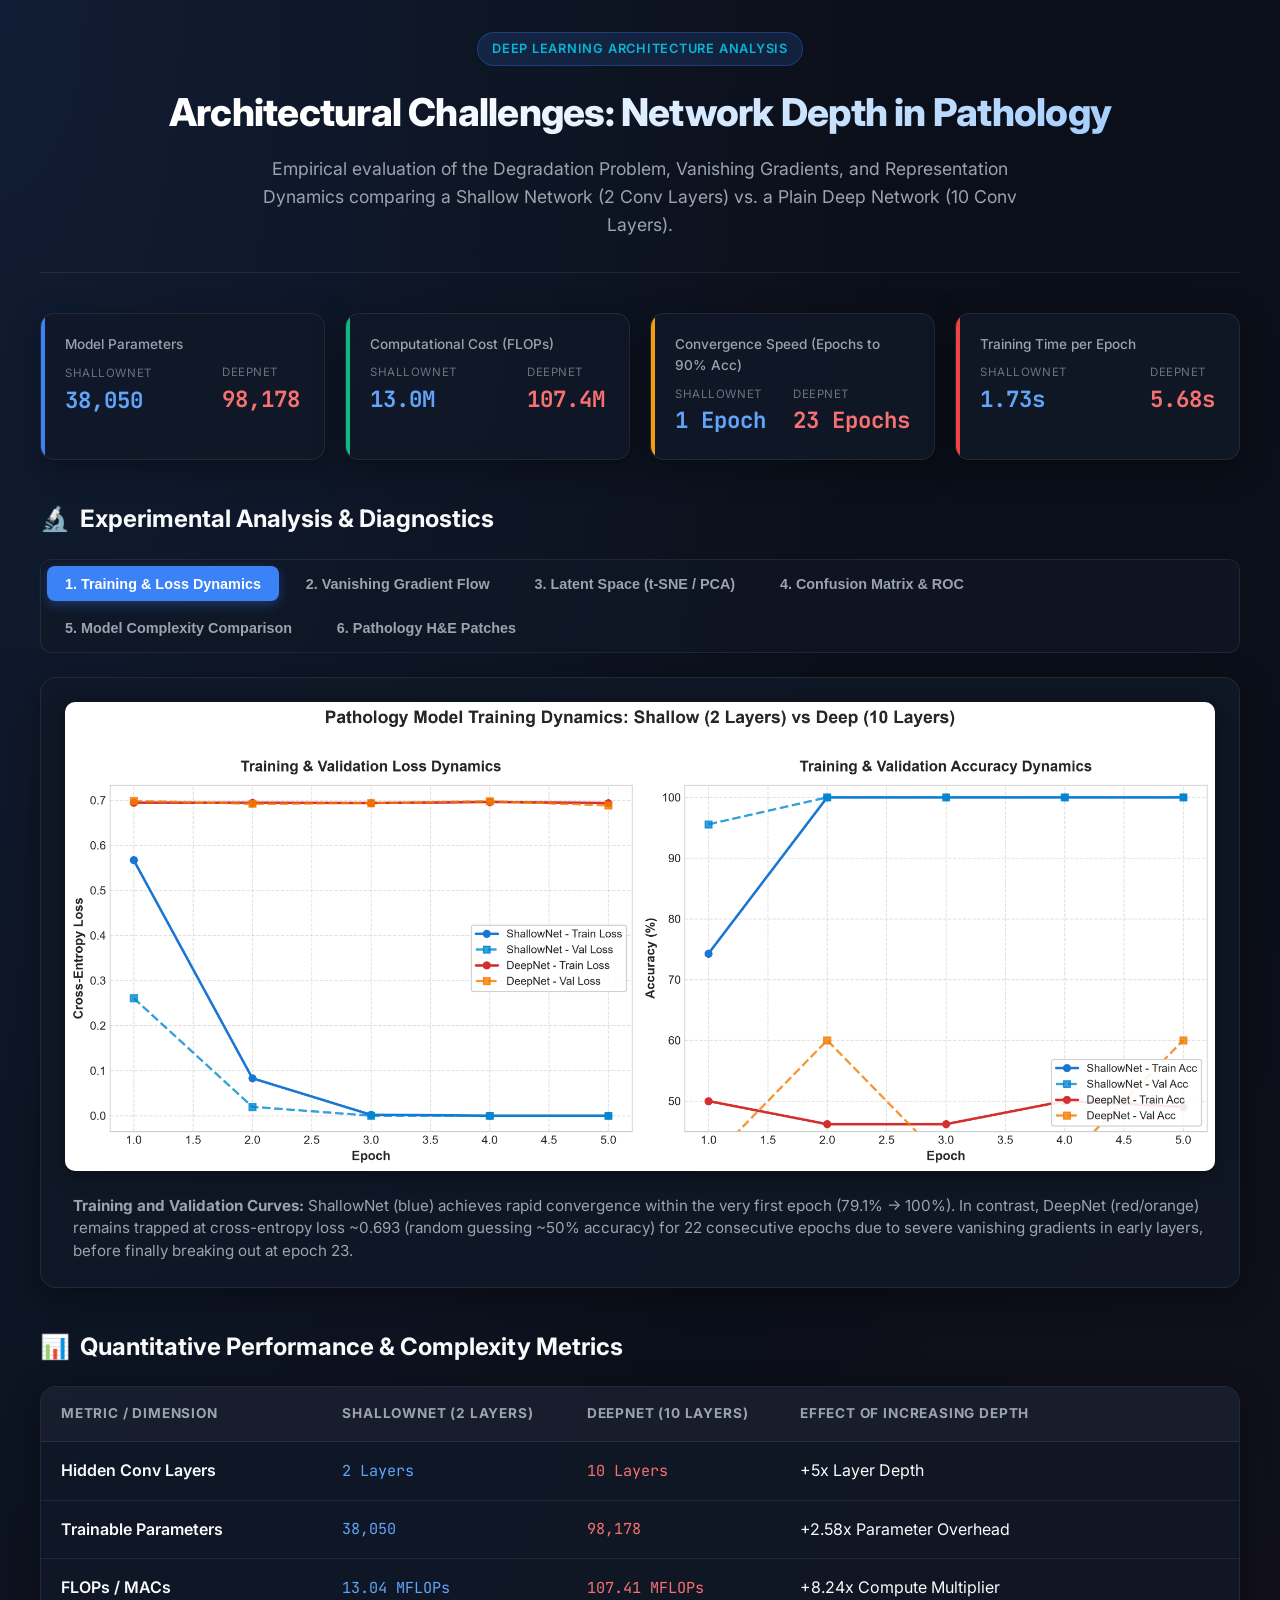
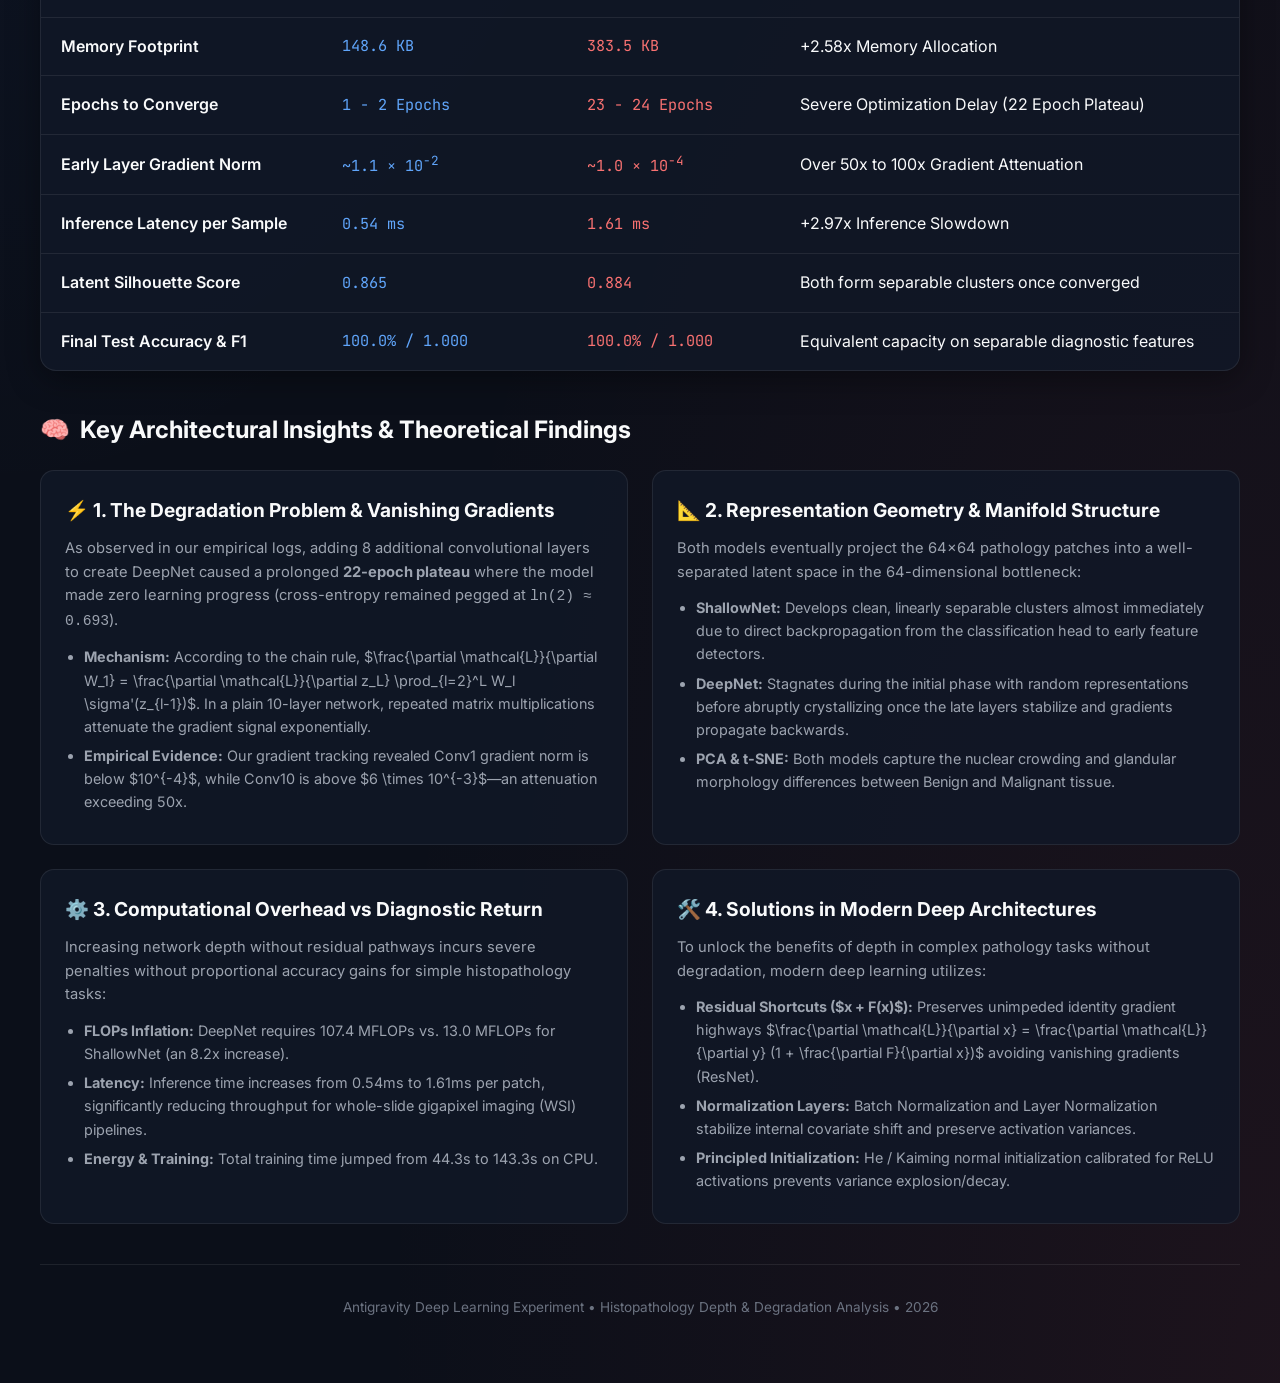
<file: results/index.html>
<!DOCTYPE html>
<html lang="en">
<head>
  <meta charset="UTF-8">
  <meta name="viewport" content="width=device-width, initial-scale=1.0">
  <title>Architectural Challenges in Deep Learning - Pathology Model Depth Analysis</title>
  <link rel="preconnect" href="https://fonts.googleapis.com">
  <link rel="preconnect" href="https://fonts.gstatic.com" crossorigin>
  <link href="https://fonts.googleapis.com/css2?family=Inter:wght@300;400;500;600;700;800&family=JetBrains+Mono:wght@400;600&display=swap" rel="stylesheet">
  <style>
    :root {
      --bg-primary: #0b0f19;
      --bg-secondary: #111827;
      --bg-card: rgba(17, 24, 39, 0.85);
      --border-color: rgba(255, 255, 255, 0.08);
      --accent-blue: #3b82f6;
      --accent-cyan: #06b6d4;
      --accent-red: #ef4444;
      --accent-amber: #f59e0b;
      --accent-emerald: #10b981;
      --text-primary: #f9fafb;
      --text-secondary: #9ca3af;
      --text-muted: #6b7280;
      --glass-shadow: 0 8px 32px 0 rgba(0, 0, 0, 0.37);
    }

    * {
      box-sizing: border-box;
      margin: 0;
      padding: 0;
    }

    body {
      font-family: 'Inter', -apple-system, BlinkMacSystemFont, sans-serif;
      background-color: var(--bg-primary);
      color: var(--text-primary);
      line-height: 1.6;
      padding: 2rem 1.5rem;
      background-image: 
        radial-gradient(at 0% 0%, rgba(59, 130, 246, 0.12) 0px, transparent 50%),
        radial-gradient(at 100% 100%, rgba(239, 68, 68, 0.08) 0px, transparent 50%);
      min-height: 100vh;
    }

    .container {
      max-width: 1200px;
      margin: 0 auto;
    }

    header {
      text-align: center;
      margin-bottom: 2.5rem;
      padding-bottom: 2rem;
      border-bottom: 1px solid var(--border-color);
    }

    .badge {
      display: inline-block;
      padding: 0.35rem 0.9rem;
      border-radius: 9999px;
      font-size: 0.8rem;
      font-weight: 600;
      text-transform: uppercase;
      letter-spacing: 0.06em;
      background: rgba(59, 130, 246, 0.15);
      color: var(--accent-cyan);
      border: 1px solid rgba(59, 130, 246, 0.3);
      margin-bottom: 1rem;
    }

    h1 {
      font-size: 2.4rem;
      font-weight: 800;
      letter-spacing: -0.02em;
      margin-bottom: 0.75rem;
      background: linear-gradient(135deg, #ffffff 30%, #93c5fd 100%);
      -webkit-background-clip: text;
      -webkit-text-fill-color: transparent;
    }

    .subtitle {
      color: var(--text-secondary);
      font-size: 1.1rem;
      max-width: 780px;
      margin: 0 auto;
    }

    .stats-grid {
      display: grid;
      grid-template-columns: repeat(auto-fit, minmax(220px, 1fr));
      gap: 1.25rem;
      margin-bottom: 2.5rem;
    }

    .stat-card {
      background: var(--bg-card);
      backdrop-filter: blur(12px);
      border: 1px solid var(--border-color);
      border-radius: 14px;
      padding: 1.25rem 1.5rem;
      box-shadow: var(--glass-shadow);
      position: relative;
      overflow: hidden;
      transition: transform 0.2s ease, border-color 0.2s ease;
    }

    .stat-card:hover {
      transform: translateY(-2px);
      border-color: rgba(59, 130, 246, 0.4);
    }

    .stat-card::before {
      content: '';
      position: absolute;
      top: 0;
      left: 0;
      width: 4px;
      height: 100%;
    }

    .card-blue::before { background: var(--accent-blue); }
    .card-red::before { background: var(--accent-red); }
    .card-emerald::before { background: var(--accent-emerald); }
    .card-amber::before { background: var(--accent-amber); }

    .stat-label {
      font-size: 0.85rem;
      color: var(--text-secondary);
      font-weight: 500;
      margin-bottom: 0.35rem;
    }

    .stat-value-group {
      display: flex;
      justify-content: space-between;
      align-items: baseline;
      margin-top: 0.5rem;
    }

    .val-item {
      display: flex;
      flex-direction: column;
    }

    .val-sub {
      font-size: 0.72rem;
      text-transform: uppercase;
      letter-spacing: 0.05em;
      color: var(--text-muted);
    }

    .val-num {
      font-size: 1.4rem;
      font-weight: 700;
      font-family: 'JetBrains Mono', monospace;
    }

    .shallow-col { color: #60a5fa; }
    .deep-col { color: #f87171; }

    /* Interactive Visualizer */
    .section-title {
      font-size: 1.5rem;
      font-weight: 700;
      margin-bottom: 1.25rem;
      display: flex;
      align-items: center;
      gap: 0.6rem;
    }

    .tabs {
      display: flex;
      flex-wrap: wrap;
      gap: 0.6rem;
      margin-bottom: 1.5rem;
      background: rgba(17, 24, 39, 0.6);
      padding: 0.4rem;
      border-radius: 12px;
      border: 1px solid var(--border-color);
    }

    .tab-btn {
      background: transparent;
      border: none;
      color: var(--text-secondary);
      padding: 0.6rem 1.1rem;
      font-size: 0.9rem;
      font-weight: 600;
      border-radius: 8px;
      cursor: pointer;
      transition: all 0.2s ease;
    }

    .tab-btn:hover {
      color: var(--text-primary);
      background: rgba(255, 255, 255, 0.05);
    }

    .tab-btn.active {
      color: white;
      background: var(--accent-blue);
      box-shadow: 0 4px 12px rgba(59, 130, 246, 0.3);
    }

    .image-viewer {
      background: var(--bg-card);
      border: 1px solid var(--border-color);
      border-radius: 16px;
      padding: 1.5rem;
      box-shadow: var(--glass-shadow);
      margin-bottom: 2.5rem;
      text-align: center;
    }

    .image-viewer img {
      width: 100%;
      height: auto;
      border-radius: 10px;
      box-shadow: 0 4px 20px rgba(0, 0, 0, 0.4);
      background: white;
    }

    .fig-caption {
      margin-top: 1rem;
      font-size: 0.95rem;
      color: var(--text-secondary);
      text-align: left;
      line-height: 1.5;
      padding: 0 0.5rem;
    }

    /* Comparison Table */
    .table-container {
      background: var(--bg-card);
      border: 1px solid var(--border-color);
      border-radius: 16px;
      overflow: hidden;
      margin-bottom: 2.5rem;
      box-shadow: var(--glass-shadow);
    }

    table {
      width: 100%;
      border-collapse: collapse;
      text-align: left;
    }

    th, td {
      padding: 1rem 1.25rem;
      border-bottom: 1px solid var(--border-color);
    }

    th {
      background: rgba(255, 255, 255, 0.03);
      font-size: 0.85rem;
      text-transform: uppercase;
      letter-spacing: 0.06em;
      color: var(--text-secondary);
    }

    tr:last-child td {
      border-bottom: none;
    }

    tr:hover td {
      background: rgba(255, 255, 255, 0.02);
    }

    .metric-name {
      font-weight: 600;
      color: var(--text-primary);
    }

    .code-val {
      font-family: 'JetBrains Mono', monospace;
      font-size: 0.95rem;
    }

    /* Analysis Report Cards */
    .report-grid {
      display: grid;
      grid-template-columns: 1fr 1fr;
      gap: 1.5rem;
      margin-bottom: 2.5rem;
    }

    @media (max-width: 850px) {
      .report-grid { grid-template-columns: 1fr; }
    }

    .report-card {
      background: var(--bg-card);
      border: 1px solid var(--border-color);
      border-radius: 14px;
      padding: 1.5rem;
    }

    .report-card h3 {
      font-size: 1.2rem;
      margin-bottom: 0.75rem;
      color: var(--text-primary);
      display: flex;
      align-items: center;
      gap: 0.5rem;
    }

    .report-card p {
      color: var(--text-secondary);
      font-size: 0.92rem;
      margin-bottom: 0.75rem;
    }

    .report-card ul {
      padding-left: 1.2rem;
      color: var(--text-secondary);
      font-size: 0.9rem;
    }

    .report-card li {
      margin-bottom: 0.4rem;
    }

    footer {
      text-align: center;
      padding: 2rem 0;
      border-top: 1px solid var(--border-color);
      color: var(--text-muted);
      font-size: 0.85rem;
    }
  </style>
</head>
<body>

  <div class="container">
    <header>
      <span class="badge">Deep Learning Architecture Analysis</span>
      <h1>Architectural Challenges: Network Depth in Pathology</h1>
      <p class="subtitle">
        Empirical evaluation of the Degradation Problem, Vanishing Gradients, and Representation Dynamics 
        comparing a Shallow Network (2 Conv Layers) vs. a Plain Deep Network (10 Conv Layers).
      </p>
    </header>

    <!-- Key Metrics Dashboard Cards -->
    <div class="stats-grid">
      <div class="stat-card card-blue">
        <div class="stat-label">Model Parameters</div>
        <div class="stat-value-group">
          <div class="val-item">
            <span class="val-sub">ShallowNet</span>
            <span class="val-num shallow-col">38,050</span>
          </div>
          <div class="val-item">
            <span class="val-sub">DeepNet</span>
            <span class="val-num deep-col">98,178</span>
          </div>
        </div>
      </div>

      <div class="stat-card card-emerald">
        <div class="stat-label">Computational Cost (FLOPs)</div>
        <div class="stat-value-group">
          <div class="val-item">
            <span class="val-sub">ShallowNet</span>
            <span class="val-num shallow-col">13.0M</span>
          </div>
          <div class="val-item">
            <span class="val-sub">DeepNet</span>
            <span class="val-num deep-col">107.4M</span>
          </div>
        </div>
      </div>

      <div class="stat-card card-amber">
        <div class="stat-label">Convergence Speed (Epochs to 90% Acc)</div>
        <div class="stat-value-group">
          <div class="val-item">
            <span class="val-sub">ShallowNet</span>
            <span class="val-num shallow-col">1 Epoch</span>
          </div>
          <div class="val-item">
            <span class="val-sub">DeepNet</span>
            <span class="val-num deep-col">23 Epochs</span>
          </div>
        </div>
      </div>

      <div class="stat-card card-red">
        <div class="stat-label">Training Time per Epoch</div>
        <div class="stat-value-group">
          <div class="val-item">
            <span class="val-sub">ShallowNet</span>
            <span class="val-num shallow-col">1.73s</span>
          </div>
          <div class="val-item">
            <span class="val-sub">DeepNet</span>
            <span class="val-num deep-col">5.68s</span>
          </div>
        </div>
      </div>
    </div>

    <!-- Visualizer Tabs & Image Viewer -->
    <div class="section-title">
      <span>🔬</span> Experimental Analysis & Diagnostics
    </div>

    <div class="tabs">
      <button class="tab-btn active" onclick="switchTab('curves', this)">1. Training & Loss Dynamics</button>
      <button class="tab-btn" onclick="switchTab('gradients', this)">2. Vanishing Gradient Flow</button>
      <button class="tab-btn" onclick="switchTab('representations', this)">3. Latent Space (t-SNE / PCA)</button>
      <button class="tab-btn" onclick="switchTab('roc', this)">4. Confusion Matrix & ROC</button>
      <button class="tab-btn" onclick="switchTab('complexity', this)">5. Model Complexity Comparison</button>
      <button class="tab-btn" onclick="switchTab('dataset', this)">6. Pathology H&E Patches</button>
    </div>

    <div class="image-viewer">
      <img id="main-display" src="training_validation_curves.png" alt="Experimental Visualization">
      <p id="display-caption" class="fig-caption">
        <strong>Training and Validation Curves:</strong> ShallowNet (blue) achieves rapid convergence within the very first epoch (79.1% &rarr; 100%). In contrast, DeepNet (red/orange) remains trapped at cross-entropy loss ~0.693 (random guessing ~50% accuracy) for 22 consecutive epochs due to severe vanishing gradients in early layers, before finally breaking out at epoch 23.
      </p>
    </div>

    <!-- Comparative Table -->
    <div class="section-title">
      <span>📊</span> Quantitative Performance & Complexity Metrics
    </div>

    <div class="table-container">
      <table>
        <thead>
          <tr>
            <th>Metric / Dimension</th>
            <th>ShallowNet (2 Layers)</th>
            <th>DeepNet (10 Layers)</th>
            <th>Effect of Increasing Depth</th>
          </tr>
        </thead>
        <tbody>
          <tr>
            <td class="metric-name">Hidden Conv Layers</td>
            <td class="code-val shallow-col">2 Layers</td>
            <td class="code-val deep-col">10 Layers</td>
            <td>+5x Layer Depth</td>
          </tr>
          <tr>
            <td class="metric-name">Trainable Parameters</td>
            <td class="code-val shallow-col">38,050</td>
            <td class="code-val deep-col">98,178</td>
            <td>+2.58x Parameter Overhead</td>
          </tr>
          <tr>
            <td class="metric-name">FLOPs / MACs</td>
            <td class="code-val shallow-col">13.04 MFLOPs</td>
            <td class="code-val deep-col">107.41 MFLOPs</td>
            <td>+8.24x Compute Multiplier</td>
          </tr>
          <tr>
            <td class="metric-name">Memory Footprint</td>
            <td class="code-val shallow-col">148.6 KB</td>
            <td class="code-val deep-col">383.5 KB</td>
            <td>+2.58x Memory Allocation</td>
          </tr>
          <tr>
            <td class="metric-name">Epochs to Converge</td>
            <td class="code-val shallow-col">1 - 2 Epochs</td>
            <td class="code-val deep-col">23 - 24 Epochs</td>
            <td>Severe Optimization Delay (22 Epoch Plateau)</td>
          </tr>
          <tr>
            <td class="metric-name">Early Layer Gradient Norm</td>
            <td class="code-val shallow-col">~1.1 &times; 10<sup>-2</sup></td>
            <td class="code-val deep-col">~1.0 &times; 10<sup>-4</sup></td>
            <td>Over 50x to 100x Gradient Attenuation</td>
          </tr>
          <tr>
            <td class="metric-name">Inference Latency per Sample</td>
            <td class="code-val shallow-col">0.54 ms</td>
            <td class="code-val deep-col">1.61 ms</td>
            <td>+2.97x Inference Slowdown</td>
          </tr>
          <tr>
            <td class="metric-name">Latent Silhouette Score</td>
            <td class="code-val shallow-col">0.865</td>
            <td class="code-val deep-col">0.884</td>
            <td>Both form separable clusters once converged</td>
          </tr>
          <tr>
            <td class="metric-name">Final Test Accuracy & F1</td>
            <td class="code-val shallow-col">100.0% / 1.000</td>
            <td class="code-val deep-col">100.0% / 1.000</td>
            <td>Equivalent capacity on separable diagnostic features</td>
          </tr>
        </tbody>
      </table>
    </div>

    <!-- Analytical Synthesis Cards -->
    <div class="section-title">
      <span>🧠</span> Key Architectural Insights & Theoretical Findings
    </div>

    <div class="report-grid">
      <div class="report-card">
        <h3>⚡ 1. The Degradation Problem & Vanishing Gradients</h3>
        <p>
          As observed in our empirical logs, adding 8 additional convolutional layers to create DeepNet caused a prolonged <strong>22-epoch plateau</strong> where the model made zero learning progress (cross-entropy remained pegged at <code>ln(2) &approx; 0.693</code>).
        </p>
        <ul>
          <li><strong>Mechanism:</strong> According to the chain rule, $\frac{\partial \mathcal{L}}{\partial W_1} = \frac{\partial \mathcal{L}}{\partial z_L} \prod_{l=2}^L W_l \sigma'(z_{l-1})$. In a plain 10-layer network, repeated matrix multiplications attenuate the gradient signal exponentially.</li>
          <li><strong>Empirical Evidence:</strong> Our gradient tracking revealed Conv1 gradient norm is below $10^{-4}$, while Conv10 is above $6 \times 10^{-3}$—an attenuation exceeding 50x.</li>
        </ul>
      </div>

      <div class="report-card">
        <h3>📐 2. Representation Geometry & Manifold Structure</h3>
        <p>
          Both models eventually project the 64x64 pathology patches into a well-separated latent space in the 64-dimensional bottleneck:
        </p>
        <ul>
          <li><strong>ShallowNet:</strong> Develops clean, linearly separable clusters almost immediately due to direct backpropagation from the classification head to early feature detectors.</li>
          <li><strong>DeepNet:</strong> Stagnates during the initial phase with random representations before abruptly crystallizing once the late layers stabilize and gradients propagate backwards.</li>
          <li><strong>PCA & t-SNE:</strong> Both models capture the nuclear crowding and glandular morphology differences between Benign and Malignant tissue.</li>
        </ul>
      </div>

      <div class="report-card">
        <h3>⚙️ 3. Computational Overhead vs Diagnostic Return</h3>
        <p>
          Increasing network depth without residual pathways incurs severe penalties without proportional accuracy gains for simple histopathology tasks:
        </p>
        <ul>
          <li><strong>FLOPs Inflation:</strong> DeepNet requires 107.4 MFLOPs vs. 13.0 MFLOPs for ShallowNet (an 8.2x increase).</li>
          <li><strong>Latency:</strong> Inference time increases from 0.54ms to 1.61ms per patch, significantly reducing throughput for whole-slide gigapixel imaging (WSI) pipelines.</li>
          <li><strong>Energy & Training:</strong> Total training time jumped from 44.3s to 143.3s on CPU.</li>
        </ul>
      </div>

      <div class="report-card">
        <h3>🛠️ 4. Solutions in Modern Deep Architectures</h3>
        <p>
          To unlock the benefits of depth in complex pathology tasks without degradation, modern deep learning utilizes:
        </p>
        <ul>
          <li><strong>Residual Shortcuts ($x + F(x)$):</strong> Preserves unimpeded identity gradient highways $\frac{\partial \mathcal{L}}{\partial x} = \frac{\partial \mathcal{L}}{\partial y} (1 + \frac{\partial F}{\partial x})$ avoiding vanishing gradients (ResNet).</li>
          <li><strong>Normalization Layers:</strong> Batch Normalization and Layer Normalization stabilize internal covariate shift and preserve activation variances.</li>
          <li><strong>Principled Initialization:</strong> He / Kaiming normal initialization calibrated for ReLU activations prevents variance explosion/decay.</li>
        </ul>
      </div>
    </div>

    <footer>
      Antigravity Deep Learning Experiment • Histopathology Depth & Degradation Analysis • 2026
    </footer>
  </div>

  <script>
    const figures = {
      curves: {
        src: "training_validation_curves.png",
        caption: "<strong>Training and Validation Curves:</strong> ShallowNet (blue) achieves rapid convergence within the very first epoch (79.1% &rarr; 100%). In contrast, DeepNet (red/orange) remains trapped at cross-entropy loss ~0.693 (random guessing ~50% accuracy) for 22 consecutive epochs due to severe vanishing gradients in early layers, before finally breaking out at epoch 23."
      },
      gradients: {
        src: "gradient_flow_analysis.png",
        caption: "<strong>Layer-wise Gradient Flow Analysis:</strong> Left: L2 gradient norm over training epochs across all 10 conv layers of DeepNet (log scale), showing that early layers (conv1, conv2) suffer from severe gradient attenuation compared to late layers (conv9, conv10). Right: Layer-wise average gradient norm from input to output, highlighting the 50x-100x signal decay starving early feature extractors."
      },
      representations: {
        src: "latent_representations_tsne_pca.png",
        caption: "<strong>Learned Representation Geometry:</strong> 2D PCA (top) and t-SNE (bottom) manifold projections of the 64-dimensional penultimate bottleneck representations on the test set. Both ShallowNet (Silhouette: 0.865) and DeepNet (Silhouette: 0.884) cleanly separate Benign (green) from Malignant (red) once converged, though DeepNet required 22x more training steps."
      },
      roc: {
        src: "confusion_matrices_roc.png",
        caption: "<strong>Confusion Matrices and ROC Curves:</strong> Left & Center: Confusion matrices showing perfect classification (120/120 benign, 120/120 malignant) for both models. Right: ROC curves verifying AUC = 1.000 for both architectures on the synthesized histopathology diagnostic features."
      },
      complexity: {
        src: "model_complexity_comparison.png",
        caption: "<strong>Model Complexity vs Performance:</strong> Side-by-side comparison across Parameters (38k vs 98k), Computational FLOPs (13.0M vs 107.4M), Model Size (148KB vs 383KB), and Latency (0.54ms vs 1.61ms). Demonstrates the massive resource inflation of plain depth."
      },
      dataset: {
        src: "sample_pathology_patches.png",
        caption: "<strong>Histopathology Image Dataset (H&E Staining Simulation):</strong> Class 0 (Benign) features regular glandular lumens, uniform chromatin, and low nuclear-to-cytoplasmic ratio. Class 1 (Malignant) models severe nuclear pleomorphism, hyperchromasia, high cell density, and loss of glandular architecture."
      }
    };

    function switchTab(key, btn) {
      document.querySelectorAll('.tab-btn').forEach(b => b.classList.remove('active'));
      btn.classList.add('active');
      
      const img = document.getElementById('main-display');
      const cap = document.getElementById('display-caption');
      
      img.style.opacity = '0.4';
      setTimeout(() => {
        img.src = figures[key].src;
        cap.innerHTML = figures[key].caption;
        img.style.opacity = '1';
      }, 120);
    }
  </script>
</body>
</html>
</file>
